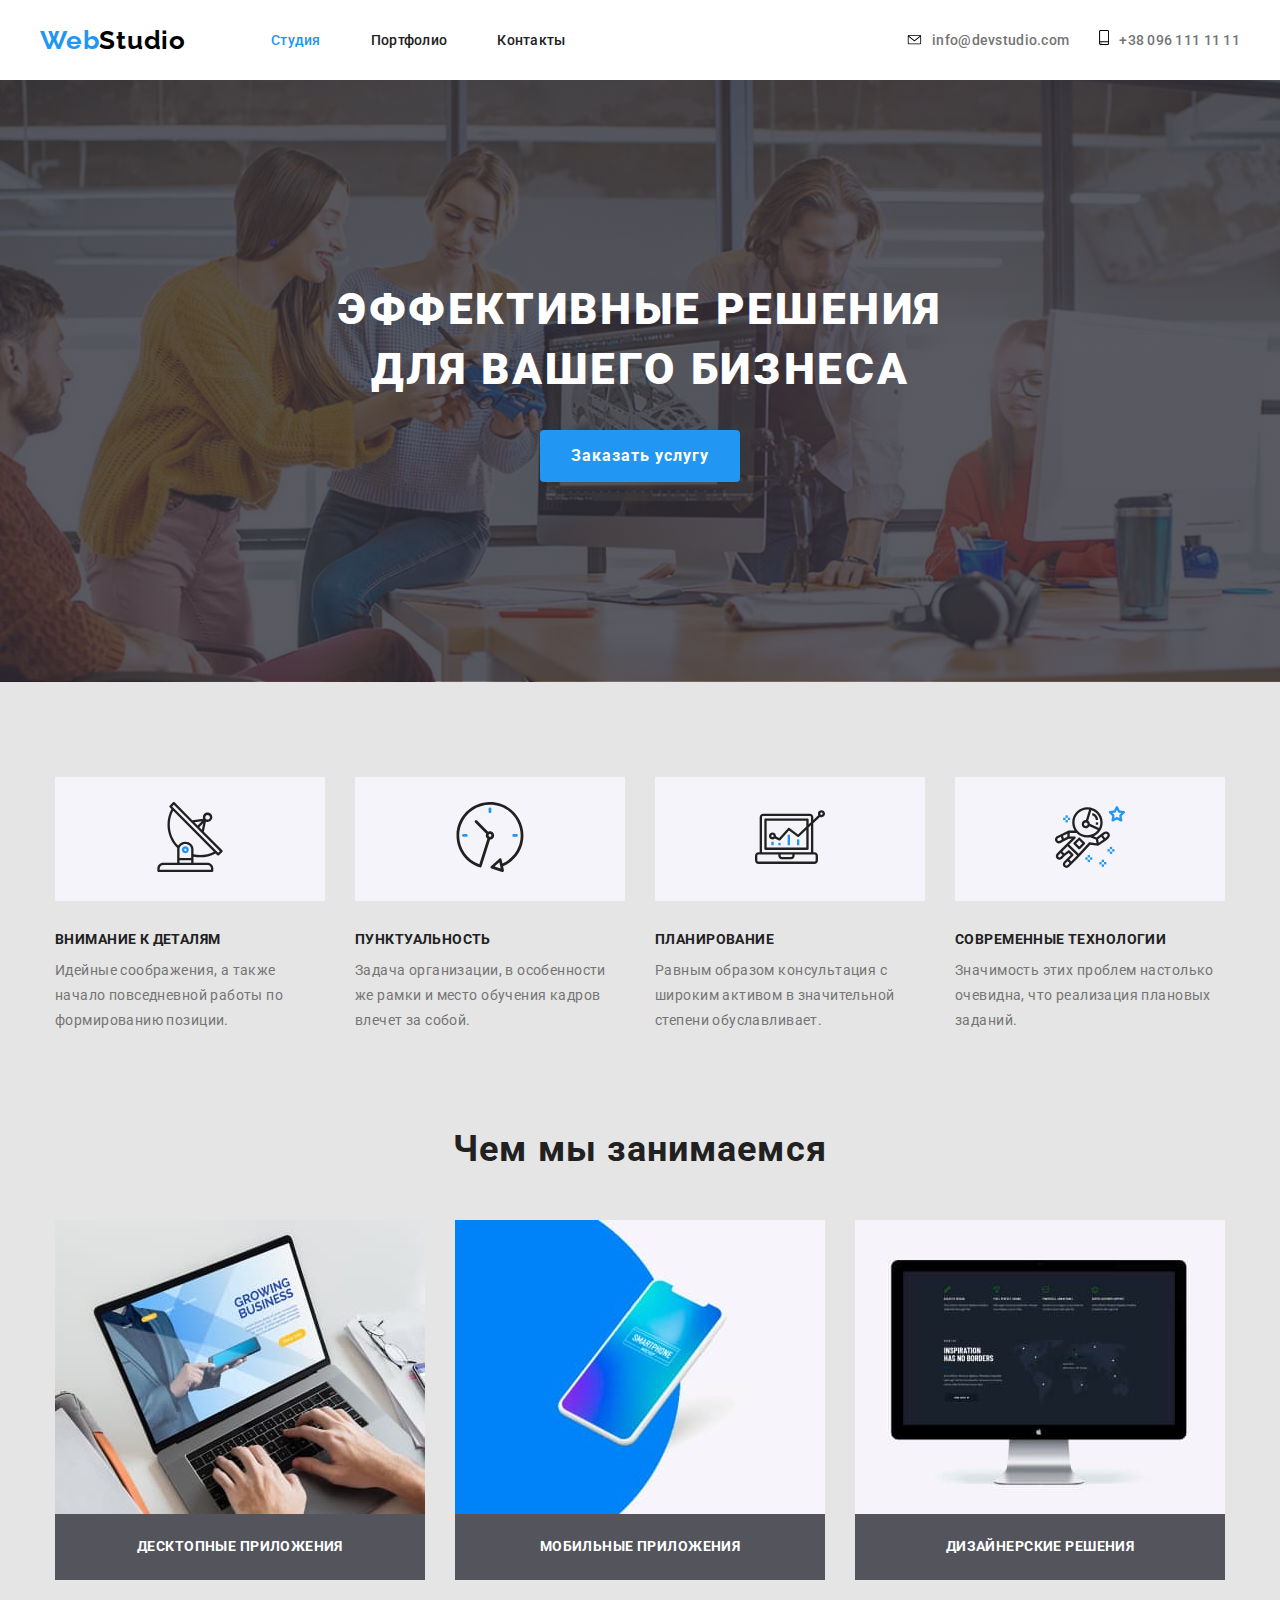
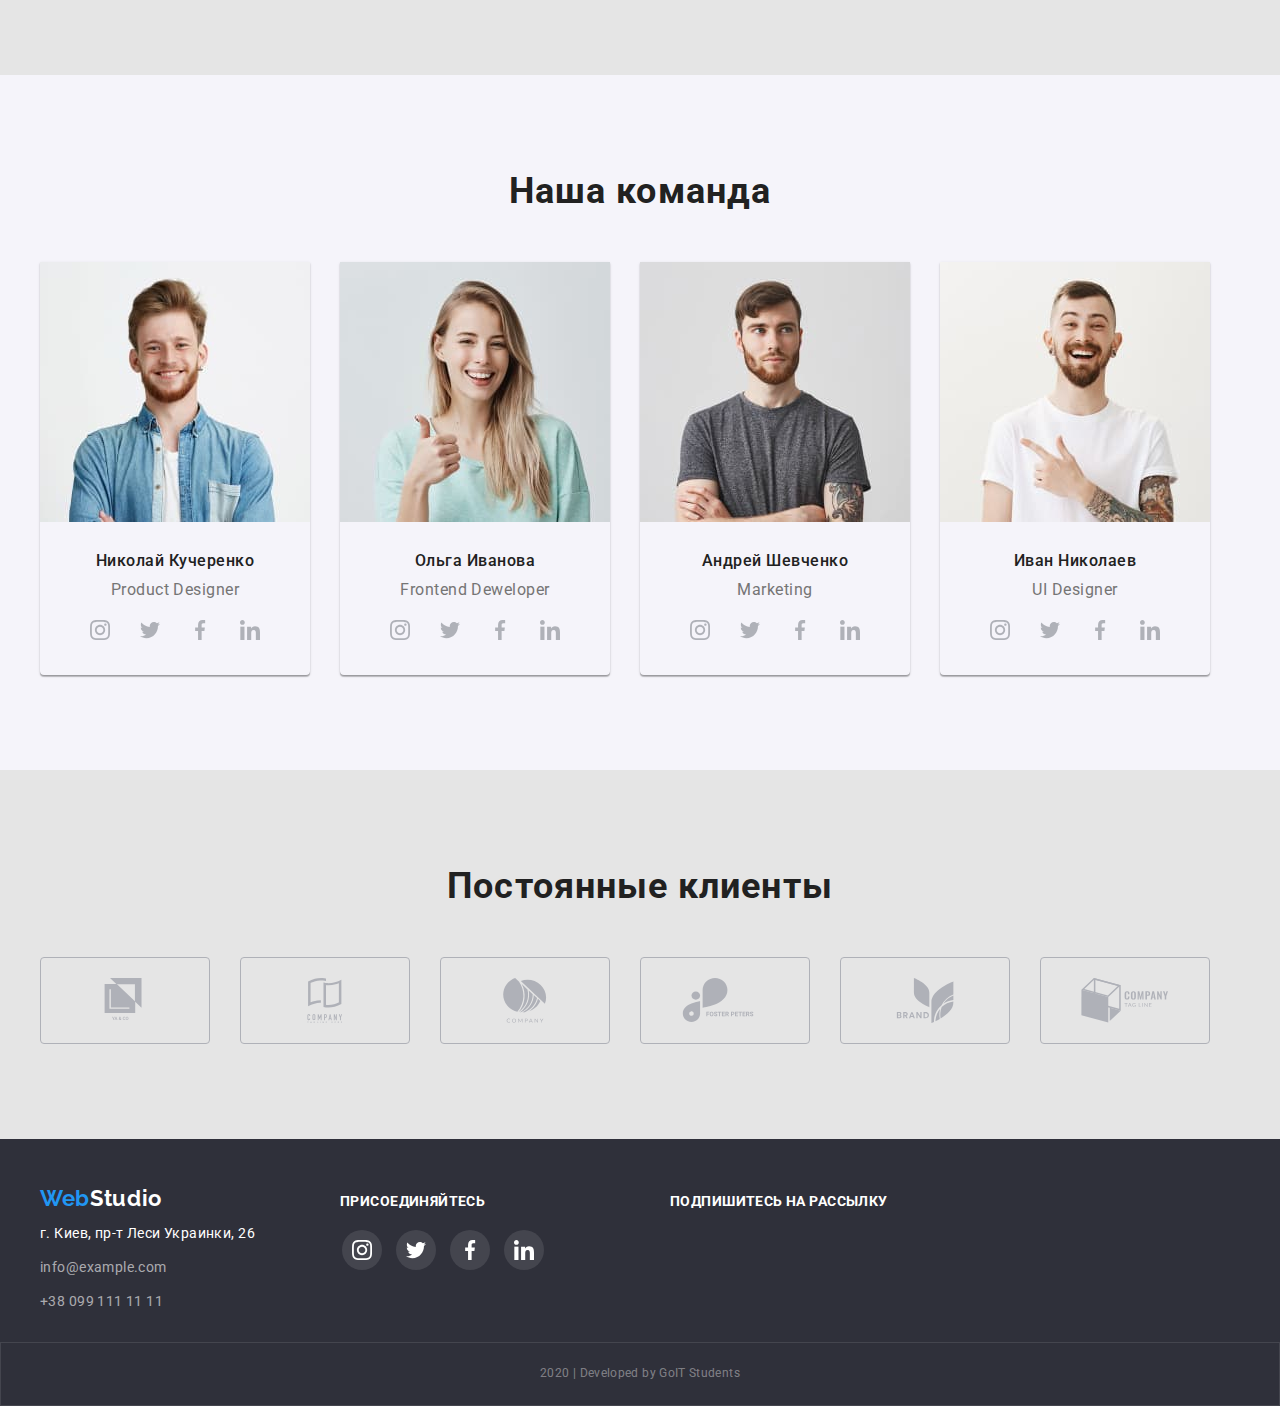
<file: index.html>
<!DOCTYPE html>
<html lang="ru">
  <head>
    <meta charset="UTF-8" />
    <meta name="viewport" content="width=device-width, initial-scale=1.0" />
    <title>Document</title>
    <link
      rel="stylesheet"
      href="https://cdnjs.cloudflare.com/ajax/libs/modern-normalize/0.6.0/modern-normalize.min.css"
    />
    <link
      href="https://fonts.googleapis.com/css2?family=Raleway:ital,wght@0,700;1,400&family=Roboto:ital,wght@0,400;0,500;0,700;1,900&display=swap"
      rel="stylesheet"
    />
    <link rel="stylesheet" href="./css/style.css" />
  </head>
  <body>
    <header>
      <nav class="container site-navigation">
        <a href="./" class="logo link"
          ><span class="logo-help">Web</span>Studio</a
        >
        <ul class="site-nav list main-list">
          <li>
            <a class="site-nav-link link main" href="./index.html">Студия</a>
          </li>
          <li>
            <a class="site-nav-link link" href="./portfolio.html">Портфолио</a>
          </li>
          <li><a class="site-nav-link link" href="#">Контакты</a></li>
        </ul>
        <address class="header-adress">
          <ul class="site-nav list contacts-list">
            <li>
              <a
                class="site-nav-link link contacts link-1"
                href="mailto:info@devstudio.com"
              >
                <svg class="envelope">
                  <use href="./img/symbol-defs.svg#icon-envelope"></use></svg
                >info@devstudio.com</a
              >
            </li>
            <li>
              <a
                class="site-nav-link link contacts link-2"
                href="tel:+380961111111"
                ><svg class="smartphone">
                  <use href="./img/symbol-defs.svg#icon-smartphone"></use></svg
                >+38 096 111 11 11</a
              >
            </li>
          </ul>
        </address>
      </nav>
    </header>
    <main>
      <section class="galery">
        <h1 class="main-title">Эффективные решения для вашего бизнеса</h1>
        <!--предполагаю, что будет всплывающее окно по нажатию кнопки-->
        <button type="button" class="main-button">Заказать услугу</button>
      </section>
      <section class="features">
        <div class="container">
          <ul class="features-list list">
            <li class="features-item">
              <div class="features-img">
                <svg class="features-img-help">
                  <use href="./img/symbol-defs.svg#icon-antenna-1"></use>
                </svg>
              </div>
              <h3 class="features-title">Внимание к деталям</h3>
              <p class="features-text">
                Идейные соображения, а также начало повседневной работы по
                формированию позиции.
              </p>
            </li>
            <li class="features-item">
              <div class="features-img">
                <svg class="features-img-help">
                  <use href="./img/symbol-defs.svg#icon-clock-1"></use>
                </svg>
              </div>
              <h3 class="features-title">Пунктуальность</h3>
              <p class="features-text">
                Задача организации, в особенности же рамки и место обучения
                кадров влечет за собой.
              </p>
            </li>
            <li class="features-item">
              <div class="features-img">
                <svg class="features-img-help">
                  <use href="./img/symbol-defs.svg#icon-diagram-1"></use>
                </svg>
              </div>
              <h3 class="features-title">Планирование</h3>
              <p class="features-text">
                Равным образом консультация с широким активом в значительной
                степени обуславливает.
              </p>
            </li>
            <li class="features-item">
              <div class="features-img">
                <svg class="features-img-help">
                  <use href="./img/symbol-defs.svg#icon-astronaut-1"></use>
                </svg>
              </div>
              <h3 class="features-title">современные технологии</h3>
              <p class="features-text">
                Значимость этих проблем настолько очевидна, что реализация
                плановых заданий.
              </p>
            </li>
          </ul>
        </div>
      </section>
      <section class="job">
        <div class="container">
          <h2 class="general-heading">Чем мы занимаемся</h2>
          <ul class="list job-list">
            <li>
              <img src="img/Main-img-1.jpg" alt="ноутбук" width="370" />
              <h3 class="job-title">Десктопные приложения</h3>
            </li>
            <li>
              <img
                src="img/Main-img-2.jpg"
                alt="мобильный телефон"
                width="370"
              />
              <h3 class="job-title">Мобильные приложения</h3>
            </li>
            <li>
              <img src="img/Main-img-3.jpg" alt="компьютер" width="370" />
              <h3 class="job-title">Дизайнерские решения</h3>
            </li>
          </ul>
        </div>
      </section>
      <section class="team">
        <div class="container">
          <h2 class="general-heading">Наша команда</h2>
          <ul class="list team-list">
            <li class="team-list-item">
              <img src="img//Main-img-4.jpg" alt="Николай" width="270" />
              <h3 class="team-title signature">Николай Кучеренко</h3>
              <p class="team-text signature">Product Designer</p>
              <ul class="list icon-list">
                <li>
                  <a class="team-icon link" href="#"
                    ><svg class="our-icon">
                      <use href="./img/symbol-defs.svg#icon-instagram-2"></use>
                    </svg>
                  </a>
                </li>
                <li>
                  <a class="team-icon link" href="#"
                    ><svg class="our-icon">
                      <use href="./img/symbol-defs.svg#icon-twitter-1"></use>
                    </svg>
                  </a>
                </li>
                <li>
                  <a class="team-icon link" href="#"
                    ><svg class="our-icon">
                      <use href="./img/symbol-defs.svg#icon-facebook-1"></use>
                    </svg>
                  </a>
                </li>
                <li>
                  <a class="team-icon link" href="#"
                    ><svg class="our-icon">
                      <use href="./img/symbol-defs.svg#icon-linkedin-1"></use>
                    </svg>
                  </a>
                </li>
              </ul>
            </li>
            <li>
              <img src="img/Main-img-5.jpg" alt="Ольга" width="270" />
              <h3 class="team-title signature">Ольга Иванова</h3>
              <p class="team-text signature">Frontend Deweloper</p>
              <ul class="list icon-list">
                <li>
                  <a class="team-icon link" href="#"
                    ><svg class="our-icon">
                      <use href="./img/symbol-defs.svg#icon-instagram-2"></use>
                    </svg>
                  </a>
                </li>
                <li>
                  <a class="team-icon link" href="#"
                    ><svg class="our-icon">
                      <use href="./img/symbol-defs.svg#icon-twitter-1"></use>
                    </svg>
                  </a>
                </li>
                <li>
                  <a class="team-icon link" href="#"
                    ><svg class="our-icon">
                      <use href="./img/symbol-defs.svg#icon-facebook-1"></use>
                    </svg>
                  </a>
                </li>
                <li>
                  <a class="team-icon link" href="#"
                    ><svg class="our-icon">
                      <use href="./img/symbol-defs.svg#icon-linkedin-1"></use>
                    </svg>
                  </a>
                </li>
              </ul>
            </li>
            <li>
              <img src="img//Main-img-6.jpg" alt="Андрей" width="270" />
              <h3 class="team-title signature">Андрей Шевченко</h3>
              <p class="team-text signature">Marketing</p>
              <ul class="list icon-list">
                <li>
                  <a class="team-icon link" href="#"
                    ><svg class="our-icon">
                      <use href="./img/symbol-defs.svg#icon-instagram-2"></use>
                    </svg>
                  </a>
                </li>
                <li>
                  <a class="team-icon link" href="#"
                    ><svg class="our-icon">
                      <use href="./img/symbol-defs.svg#icon-twitter-1"></use>
                    </svg>
                  </a>
                </li>
                <li>
                  <a class="team-icon link" href="#"
                    ><svg class="our-icon">
                      <use href="./img/symbol-defs.svg#icon-facebook-1"></use>
                    </svg>
                  </a>
                </li>
                <li>
                  <a class="team-icon link" href="#"
                    ><svg class="our-icon">
                      <use href="./img/symbol-defs.svg#icon-linkedin-1"></use>
                    </svg>
                  </a>
                </li>
              </ul>
            </li>
            <li>
              <img src="img//Main-img-7.jpg" alt="Иван" width="270" />
              <h3 class="team-title signature">Иван Николаев</h3>
              <p class="team-text signature">UI Designer</p>
              <ul class="list icon-list">
                <li>
                  <a class="team-icon link" href="#"
                    ><svg class="our-icon">
                      <use href="./img/symbol-defs.svg#icon-instagram-2"></use>
                    </svg>
                  </a>
                </li>
                <li>
                  <a class="team-icon link" href="#"
                    ><svg class="our-icon">
                      <use href="./img/symbol-defs.svg#icon-twitter-1"></use>
                    </svg>
                  </a>
                </li>
                <li>
                  <a class="team-icon link" href="#"
                    ><svg class="our-icon">
                      <use href="./img/symbol-defs.svg#icon-facebook-1"></use>
                    </svg>
                  </a>
                </li>
                <li>
                  <a class="team-icon link" href="#"
                    ><svg class="our-icon">
                      <use href="./img/symbol-defs.svg#icon-linkedin-1"></use>
                    </svg>
                  </a>
                </li>
              </ul>
            </li>
          </ul>
        </div>
      </section>
      <section class="brends">
        <div class="container">
          <h2 class="general-heading">Постоянные клиенты</h2>
          <ul class="brends-list list">
            <li>
              <a href="#"
                ><svg class="brends-icon">
                  <use href="./img/symbol-defs.svg#icon-logo-1"></use></svg
              ></a>
            </li>
            <li>
              <a href="#"
                ><svg class="brends-icon">
                  <use href="./img/symbol-defs.svg#icon-logo-2"></use></svg
              ></a>
            </li>
            <li>
              <a href="#"
                ><svg class="brends-icon">
                  <use href="./img/symbol-defs.svg#icon-logo-3"></use></svg
              ></a>
            </li>
            <li>
              <a href="#"
                ><svg class="brends-icon">
                  <use href="./img/symbol-defs.svg#icon-logo-4"></use></svg
              ></a>
            </li>
            <li>
              <a href="#"
                ><svg class="brends-icon">
                  <use href="./img/symbol-defs.svg#icon-logo-5"></use></svg
              ></a>
            </li>
            <li>
              <a href="#"
                ><svg class="brends-icon">
                  <use href="./img/symbol-defs.svg#icon-logo-6"></use></svg
              ></a>
            </li>
          </ul>
        </div>
      </section>
    </main>
    <footer class="main-footer">
      <div class="container">
        <div class="wrapper help-container">
          <a class="secondary-logo link" href="./"
            ><span class="secondary-logo-help">Web</span>Studio</a
          >
          <address>
            <p class="main-footer-text">г. Киев, пр-т Леси Украинки, 26</p>
            <ul class="main-footer-list list">
              <li>
                <a class="main-footer-link link" href="mailto:info@example.com"
                  >info@example.com</a
                >
              </li>
              <li>
                <a class="main-footer-link link" href="tel:+380991111111"
                  >+38 099 111 11 11</a
                >
              </li>
            </ul>
          </address>
        </div>
        <div class="wrapper help-icon">
          <b class="text-title">Присоединяйтесь</b>
          <ul class="list footer-icon-list">
            <li>
              <a class="main-footer-link link footer-icon" href="#"
                ><svg class="footer-icons">
                  <use href="./img/symbol-defs.svg#icon-instagram-2"></use></svg
              ></a>
            </li>
            <li>
              <a class="main-footer-link link footer-icon" href="#"
                ><svg class="footer-icons">
                  <use href="./img/symbol-defs.svg#icon-twitter-1"></use></svg
              ></a>
            </li>
            <li>
              <a class="main-footer-link link footer-icon" href="#"
                ><svg class="footer-icons">
                  <use href="./img/symbol-defs.svg#icon-facebook-1"></use></svg
              ></a>
            </li>
            <li>
              <a class="main-footer-link link footer-icon" href="#"
                ><svg class="footer-icons">
                  <use href="./img/symbol-defs.svg#icon-linkedin-1"></use></svg
              ></a>
            </li>
          </ul>
        </div>
        <div class="wrapper help-form">
          <b class="text-title">Подпишитесь на рассылку</b>
          <!--form-->
        </div>
      </div>
      <p class="main-footer-under">2020 | Developed by GoIT Students</p>
    </footer>
  </body>
</html>
</file>
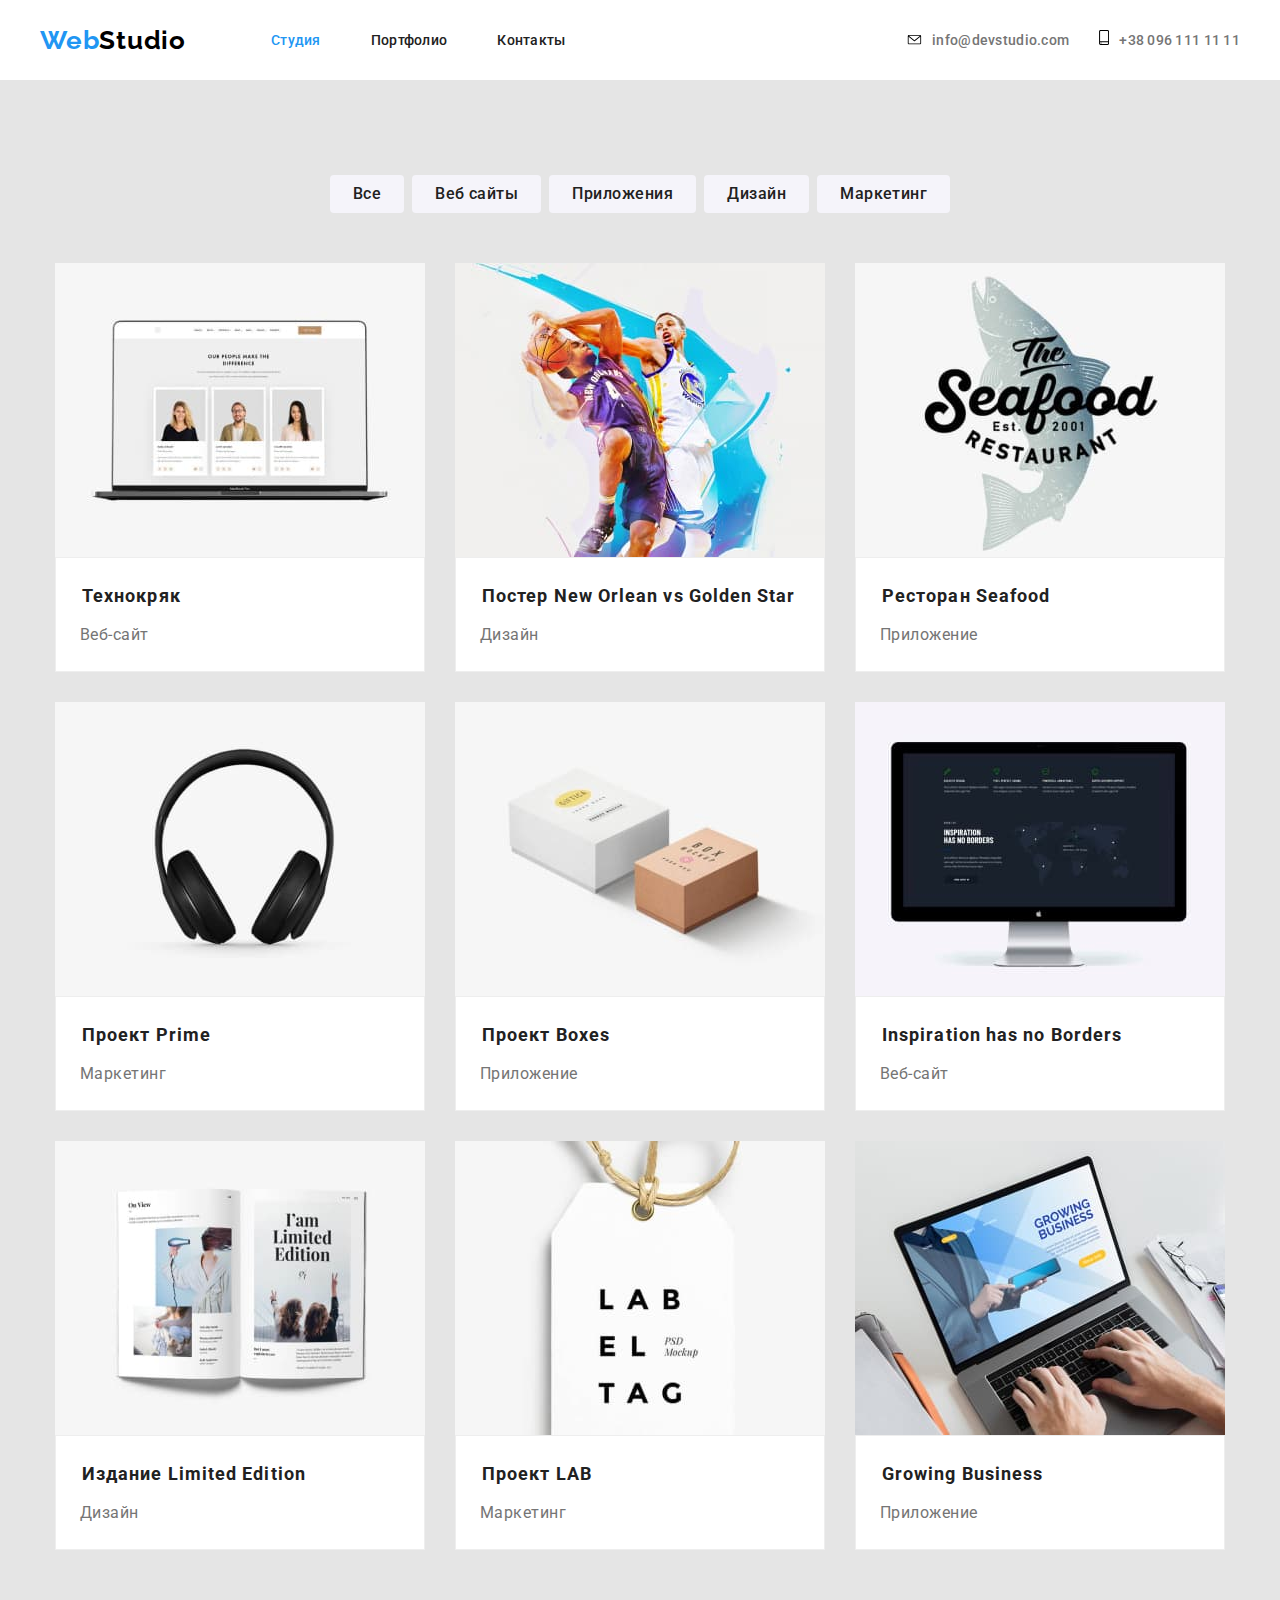
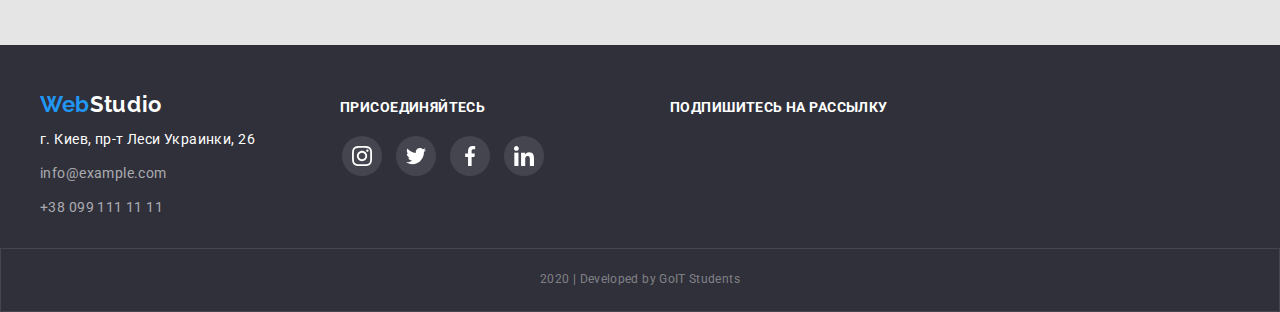
<file: portfolio.html>
<!DOCTYPE html>
<html lang="ru">
  <head>
    <meta charset="UTF-8" />
    <meta name="viewport" content="width=device-width, initial-scale=1.0" />
    <title>Document</title>
    <link
      rel="stylesheet"
      href="https://cdnjs.cloudflare.com/ajax/libs/modern-normalize/0.6.0/modern-normalize.min.css"
    />
    <link
      href="https://fonts.googleapis.com/css2?family=Raleway:ital,wght@0,700;1,400&family=Roboto:ital,wght@0,400;0,500;0,700;1,900&display=swap"
      rel="stylesheet"
    />
    <link rel="stylesheet" href="./css/style.css" />
  </head>
  <body>
    <header>
      <nav class="container site-navigation">
        <a href="./" class="logo link"
          ><span class="logo-help">Web</span>Studio</a
        >
        <ul class="site-nav list main-list">
          <li>
            <a class="site-nav-link link main" href="./index.html">Студия</a>
          </li>
          <li>
            <a class="site-nav-link link" href="./portfolio.html">Портфолио</a>
          </li>
          <li><a class="site-nav-link link" href="#">Контакты</a></li>
        </ul>
        <address class="header-adress">
          <ul class="site-nav list contacts-list">
            <li>
              <a
                class="site-nav-link link contacts link-1"
                href="mailto:info@devstudio.com"
              >
                <svg class="envelope">
                  <use href="./img/symbol-defs.svg#icon-envelope"></use></svg
                >info@devstudio.com</a
              >
            </li>
            <li>
              <a
                class="site-nav-link link contacts link-2"
                href="tel:+380961111111"
                ><svg class="smartphone">
                  <use href="./img/symbol-defs.svg#icon-smartphone"></use></svg
                >+38 096 111 11 11</a
              >
            </li>
          </ul>
        </address>
      </nav>
    </header>
    <main>
      <section class="card-filter container">
        <!--скрытый заголовок-->
        <h1 class="hidden">Что мы умеем</h1>
        <ul class="filter filter-list list">
          <li><button class="filter-button" type="button">Все</button></li>
          <li>
            <button class="filter-button" type="button">Веб сайты</button>
          </li>
          <li>
            <button class="filter-button" type="button">Приложения</button>
          </li>
          <li><button class="filter-button" type="button">Дизайн</button></li>
          <li>
            <button class="filter-button" type="button">Маркетинг</button>
          </li>
        </ul>
        <ul class="card-list list">
          <li>
            <img
              src="./img/portfolio-img/img-(8).jpg"
              alt="фото наших сотрудников"
              width="370"
            />
            <a href="#" class="border">
              <h2 class="portfolio-title">Технокряк</h2>
              <p class="portfolio-text">Веб-сайт</p>
              <p class="portfolio-description">
                Технокряк это современная площадка распространения коронавируса.
                Компании используют эту платформу для цифрового шпионажа и атак
                на защищённые сервера конкурентов.
              </p>
            </a>
          </li>
          <li>
            <img
              src="./img/portfolio-img/img.jpg"
              alt="два баскетболиста с мячем"
              width="370"
            />
            <a href="#" class="border">
              <h2 class="portfolio-title">Постер New Orlean vs Golden Star</h2>
              <p class="portfolio-text">Дизайн</p>
              <p class="portfolio-description">
                Lorem ipsum...
              </p>
            </a>
          </li>
          <li>
            <img
              src="./img/portfolio-img/img-(1).jpg"
              alt="логотип ресторана"
              width="370"
            />
            <a href="#" class="border">
              <h2 class="portfolio-title">Ресторан Seafood</h2>
              <p class="portfolio-text">Приложение</p>
              <p class="portfolio-description">
                Lorem ipsum...
              </p>
            </a>
          </li>
          <li>
            <img
              src="./img/portfolio-img/img-(2).jpg"
              alt="наушники"
              width="370"
            />
            <a href="#" class="border">
              <h2 class="portfolio-title">Проект Prime</h2>
              <p class="portfolio-text">Маркетинг</p>
              <p class="portfolio-description">
                Lorem ipsum...
              </p>
            </a>
          </li>
          <li>
            <img
              src="./img/portfolio-img/img-(3).jpg"
              alt="две коробки"
              width="370"
            />
            <a href="#" class="border">
              <h2 class="portfolio-title">Проект Boxes</h2>
              <p class="portfolio-text">Приложение</p>
              <p class="portfolio-description">
                Lorem ipsum...
              </p>
            </a>
          </li>
          <li>
            <img
              src="./img/portfolio-img/img-(4).jpg"
              alt="монитор компьютера"
              width="370"
            />
            <a href="#" class="border">
              <h2 class="portfolio-title">Inspiration has no Borders</h2>
              <p class="portfolio-text">Веб-сайт</p>
              <p class="portfolio-description">
                Lorem ipsum...
              </p>
            </a>
          </li>
          <li>
            <img
              src="./img/portfolio-img/img-(5).jpg"
              alt="открытая книга"
              width="370"
            />
            <a href="#" class="border">
              <h2 class="portfolio-title">Издание Limited Edition</h2>
              <p class="portfolio-text">Дизайн</p>
              <p class="portfolio-description">
                Lorem ipsum...
              </p>
            </a>
          </li>
          <li>
            <img
              src="./img/portfolio-img/img-(6).jpg"
              alt="бирка"
              width="370"
            />
            <a href="#" class="border">
              <h2 class="portfolio-title">Проект LAB</h2>
              <p class="portfolio-text">Маркетинг</p>
              <p class="portfolio-description">
                Lorem ipsum...
              </p>
            </a>
          </li>
          <li>
            <img
              src="./img/portfolio-img/img-(7).jpg"
              alt="ноутбук в работе"
              width="370"
            />
            <a href="#" class="border">
              <h2 class="portfolio-title">Growing Business</h2>
              <p class="portfolio-text">Приложение</p>
              <p class="portfolio-description">
                Lorem ipsum...
              </p>
            </a>
          </li>
        </ul>
      </section>
    </main>
    <footer class="main-footer">
      <div class="container">
        <div class="wrapper help-container">
          <a class="secondary-logo link" href="./"
            ><span class="secondary-logo-help">Web</span>Studio</a
          >
          <address>
            <p class="main-footer-text">г. Киев, пр-т Леси Украинки, 26</p>
            <ul class="main-footer-list list">
              <li>
                <a class="main-footer-link link" href="mailto:info@example.com"
                  >info@example.com</a
                >
              </li>
              <li>
                <a class="main-footer-link link" href="tel:+380991111111"
                  >+38 099 111 11 11</a
                >
              </li>
            </ul>
          </address>
        </div>
        <div class="wrapper help-icon">
          <b class="text-title">Присоединяйтесь</b>
          <ul class="list footer-icon-list">
            <li>
              <a class="main-footer-link link footer-icon" href="#"
                ><svg class="footer-icons">
                  <use href="./img/symbol-defs.svg#icon-instagram-2"></use></svg
              ></a>
            </li>
            <li>
              <a class="main-footer-link link footer-icon" href="#"
                ><svg class="footer-icons">
                  <use href="./img/symbol-defs.svg#icon-twitter-1"></use></svg
              ></a>
            </li>
            <li>
              <a class="main-footer-link link footer-icon" href="#"
                ><svg class="footer-icons">
                  <use href="./img/symbol-defs.svg#icon-facebook-1"></use></svg
              ></a>
            </li>
            <li>
              <a class="main-footer-link link footer-icon" href="#"
                ><svg class="footer-icons">
                  <use href="./img/symbol-defs.svg#icon-linkedin-1"></use></svg
              ></a>
            </li>
          </ul>
        </div>
        <div class="wrapper help-form">
          <b class="text-title">Подпишитесь на рассылку</b>
          <!--form-->
        </div>
      </div>
      <p class="main-footer-under">2020 | Developed by GoIT Students</p>
    </footer>
  </body>
</html>
</file>
<file: css/style.css>
:root {
  --akcent-color: #2196f3;
  --help-color: #ffffff;
  --text-color: #757575;
}

body {
  margin: 0;
  font-family: 'Roboto', sans-serif;
  font-style: normal;
  background-color: #e5e5e5;
  color: #212121;
}
img {
  display: block;
  box-sizing: border-box;
}
.container {
  width: 1230px;
  padding-left: 15px;
  padding-right: 15px;
  margin-left: auto;
  margin-right: auto;
}

.list {
  list-style: none;
  margin: 0;
  padding: 0;
}
.link {
  text-decoration: none;
  color: inherit;
  font-style: normal;
}
/*общие заголовки Ш-2*/
.general-heading {
  display: flex;
  justify-content: center;
  padding: o;
  font-size: 36px;
  line-height: 1.17;
  letter-spacing: 0.03em;
  margin: 0 auto;
}
/*логотип*/
.logo {
  color: #000000;
  font-family: 'Raleway', sans-serif;
  font-weight: bold;
  font-size: 26px;
  line-height: 80px;
  letter-spacing: 0.03em;
  margin-right: 85px;
}
.logo-help {
  color: var(--akcent-color);
}
/*навигация*/
.site-nav-link {
  font-weight: 500;
  font-size: 14px;
  line-height: 1.14;
  letter-spacing: 0.02em;
}

.site-nav li:hover a,
.site-nav a:focus,
.site-nav a:active {
  color: var(--akcent-color);
}
.main {
  color: var(--akcent-color);
}
.contacts {
  color: var(--text-color);
}
.site-nav,
.site-navigation {
  display: flex;
}
header {
  background-color: #ffffff;
}
.main-list li:not(:last-child) {
  margin-right: 50px;
}

.site-navigation li .link {
  line-height: 80px;
}
.contacts-list li:not(:last-child) {
  margin-right: 30px;
}
.header-adress {
  margin-left: auto;
}
/*эффективные решения*/
.main-title {
  margin: 0;
  padding: 0;
  font-weight: 900;
  font-size: 44px;
  line-height: 1.36;
  letter-spacing: 0.06em;
  text-transform: uppercase;
  color: var(--help-color);
  width: 700px;
  margin-right: auto;
  margin-left: auto;
  text-align: center;
}
.main-button {
  display: block;
  background-color: var(--akcent-color);
  color: var(--help-color);
  font-family: 'Roboto';
  font-style: normal;
  font-weight: bold;
  font-size: 16px;
  line-height: 1.87;
  text-align: center;
  letter-spacing: 0.06em;
  margin-left: auto;
  margin-right: auto;
  padding: 10px 30px;
  margin-top: 30px;
  border: 1px solid transparent;
  border-radius: 4px;
  cursor: pointer;
}
.galery {
  background-image: linear-gradient(
      rgba(47, 48, 58, 0.8),
      rgba(47, 48, 58, 0.8)
    ),
    url('../img/Header.jpg');
  background-position: center;
  background-size: cover;
  padding-top: 200px;
  padding-bottom: 200px;
}
/* Особенности после главной картинки*/
.features {
  padding-top: 95px;
  padding-bottom: 95px;
}
.features-item {
  width: 270px;
}
.features-item:not(:last-child) {
  margin-right: 30px;
}
.features-list {
  display: flex;
  justify-content: center;
}
.features-item {
  font-size: 14px;
  line-height: 1.14;
  letter-spacing: 0.03em;
  text-transform: uppercase;
}
.features-text {
  margin: 0;
  text-transform: none;
  color: var(--text-color);
  font-style: 14px;
  line-height: 25px;
}
.features-img-help {
  height: 70px;
  width: 70px;
}
.features-img {
  width: 270px;
  background-color: #f5f4fa;
  text-align: center;
  padding: 25px 0;
}
.features-title {
  margin: 0;
  font-size: 14px;
  line-height: 1.23;
  letter-spacing: 0.03em;
  text-transform: uppercase;
  margin-top: 30px;
  margin-bottom: 10px;
}
/*чем мы занимаемся*/
.job {
  padding-bottom: 95px;
}
.job-list {
  display: flex;
  justify-content: center;
  margin-top: 50px;
}
.job-list li:not(:last-child) {
  margin-right: 30px;
}
.job-list li {
  width: 370px;
}
.job-list img {
  display: block;
}
.job-title {
  font-weight: bold;
  font-size: 14px;
  line-height: 1.14;
  letter-spacing: 0.03em;
  text-transform: uppercase;
  color: var(--help-color);
  text-align: center;
  padding-bottom: 25px;
  padding-top: 25px;
  background-color: rgba(47, 48, 58, 0.8);
  margin: 0;
}
/*наша команда*/
.signature {
  margin: 0;
  margin-left: auto;
  margin-right: auto;
  font-size: 16px;
  line-height: 1.18;
  letter-spacing: 0.03em;
  text-align: center;
}
.team {
  padding-top: 95px;
  padding-bottom: 95px;
  background-color: #f5f4fa;
}
.team-list {
  display: flex;
  margin-top: 50px;
}
.team-list > li:not(:last-child) {
  margin-right: 30px;
}
.team-list > li {
  box-shadow: 0px 2px 1px rgba(0, 0, 0, 0.2), 0px 1px 1px rgba(0, 0, 0, 0.14),
    0px 1px 3px rgba(0, 0, 0, 0.12);
  border-radius: 0px 0px 4px 4px;
  width: 270px;
}
.team-title {
  font-weight: 500;
  margin-top: 30px;
  margin-bottom: 10px;
}
.icon-list {
  width: 270px;
  display: flex;
  justify-content: center;
  padding-right: 30px;
  padding-left: 30px;
  text-align: center;
}

.icon-list li:not(:last-child) {
  margin-right: 10px;
}
.team-list-item {
  padding-bottom: 25px;
}
.team-text {
  color: var(--text-color);
  margin-bottom: 10px;
}
.team-icon {
  display: inline-flex;
  justify-content: center;
  align-items: center;
  line-height: 44px;
  padding-bottom: 10px;
  padding-top: 10px;
}

.team-list li img {
  display: block;
}
.team-icon:hover,
.team-icon:focus {
  color: var(--help-color);
  background-color: var(--akcent-color);
}
/*постоянные клиенты*?????????????????????????????????????????????????*/
.brends {
  padding-top: 95px;
  padding-bottom: 95px;
}

.brends-list {
  margin-top: 50px;
  display: flex;
}
.brends-list a {
  width: 170px;
  border: 1px solid #afb1b8;
  border-radius: 4px;
}
.brends-list li a {
  display: flex;
  justify-content: center;
  align-items: center;
  padding-top: 20px;
  padding-bottom: 20px;
}
.brends-list li:not(:last-child) {
  margin-right: 30px;
}
/*подвал*/
.main-footer {
  color: var(--help-color);
  background-color: #2f303a;
  padding-top: 45px;
}
.main-footer .container {
  display: flex;
  align-items: baseline;
}

.secondary-logo {
  display: block;
  font-family: 'Raleway', sans-serif;
  font-weight: bold;
  font-size: 22px;
  line-height: 1.18;
  letter-spacing: 0.03em;
  margin-bottom: 10px;
}
.secondary-logo-help {
  color: var(--akcent-color);
}
.main-footer-text {
  margin: 0;
  font-style: normal;
  font-size: 14px;
  line-height: 1.71;
  letter-spacing: 0.03em;
  margin-bottom: 10px;
}
.main-footer-link {
  font-size: 14px;
  line-height: 1.71;
  letter-spacing: 0.03em;
  color: rgba(255, 255, 255, 0.6);
  text-align: center;
}
.footer-icon:hover,
.footer-icon:focus {
  background-color: var(--akcent-color);
  color: var(--help-color);
  outline: transparent;
}
address .main-footer-list li {
  display: block;
}
address .main-footer-list li:not(:last-child) {
  margin-bottom: 10px;
}
.text-title {
  display: block;
  font-size: 14px;
  line-height: 1.14;
  letter-spacing: 0.03em;
  text-transform: uppercase;
  padding-bottom: 20px;
}
.main-footer-under {
  display: block;
  font-size: 12px;
  line-height: 2;
  text-align: center;
  letter-spacing: 0.03em;
  color: rgba(255, 255, 255, 0.4);
  margin: 0;
  padding-top: 18px;
  padding-bottom: 20px;
  border: 1px solid rgba(255, 255, 255, 0.1);
}
.help-icon ul {
  display: flex;
  justify-content: space-between;
}
.help-icon ul li:not(:last-child) {
  margin-right: 10px;
}
.help-icon ul li {
  width: 44px;
  line-height: 44px;
}
.wrapper {
  padding-top: 10px;
}
.help-container {
  padding-top: 0px;
  width: 230px;
  margin-right: 70px;
  padding-bottom: 28px;
}
.help-icon {
  width: 206px;
}
.help-form {
  width: 570px;
  margin-left: auto;
}
/*portfolio*/
.filter-button {
  background: #f5f4fa;
  font-family: 'Roboto';
  font-style: normal;
  font-weight: 500;
  font-size: 16px;
  line-height: 1.62;
  text-align: center;
  letter-spacing: 0.03em;
  color: #212121;
}
.filter-button:hover,
.filter-button:focus {
  background-color: var(--akcent-color);
  color: var(--help-color);
}
.portfolio-title {
  margin: 0;
  display: block;
  font-size: 18px;
  line-height: 2;
  letter-spacing: 0.06em;
  margin-bottom: 5px;
  padding-left: 26px;
}
.portfolio-text {
  box-sizing: border-box;
  margin: 0;
  font-size: 16px;
  line-height: 2;
  letter-spacing: 0.03em;
  color: var(--text-color);
  padding-left: 24px;
}
.portfolio-description {
  display: none;
  margin: 0;
  font-size: 18px;
  line-height: 1.55;
  letter-spacing: 0.03em;
  color: var(--help-color);
  padding-left: 24px;
  background-color: var(--akcent-color);
}
.card-filter {
  padding-top: 95px;
  padding-bottom: 95px;
}
.hidden {
  display: none;
}
.filter-list {
  display: flex;
  justify-content: center;
  padding-bottom: 15px;
}

.filter-list li:not(:last-child) {
  margin-right: 8px;
}

.filter-button {
  padding: 0 22px;
  border: 1px solid transparent;
  border-radius: 4px;
  line-height: 36px;
}
.filter {
  margin-bottom: 35px;
}
.card-list {
  display: flex;
  flex-wrap: wrap;
  justify-content: center;
}
.card-list li {
  box-sizing: border-box;
  width: 370px;
  margin-right: 30px;
  margin-bottom: 30px;
  background: #ffffff;
}
.card-list li:nth-child(3n) {
  margin-right: 0;
}
.card-list li:nth-last-child(-n + 3) {
  margin-bottom: 0;
}

.border {
  display: block;
  cursor: pointer;
  padding-bottom: 20px;
  padding-top: 20px;
  background: #ffffff;
  border: 1px solid #eeeeee;
  box-sizing: border-box;
  outline: transparent;
  text-decoration: none;
  list-style: none;
}
.border h2 {
  color: #212121;
}
.card-list li:hover .border,
.card-list a:focus {
  box-shadow: 1px 4px 6px rgba(0, 0, 0, 0.16), 0px 4px 4px rgba(0, 0, 0, 0.06),
    0px 1px 1px rgba(0, 0, 0, 0.12);
}

.our-icon {
  fill: #afb1b8;
  width: 20px;
  height: 20px;
}
.icon-list a:hover,
.icon-list a:focus {
  background-color: var(--akcent-color);
  border-radius: 50%;
  outline: transparent;
}
.icon-list a:hover svg,
.icon-list a:focus svg {
  fill: white;
}

.icon-list a {
  padding: 10px;
}
.brends-icon {
  height: 45px;
  fill: #afb1b8;
}
.brends-list a:hover svg {
  fill: var(--akcent-color);
}
.brends-list a:hover,
.brends-list a:focus {
  border-color: var(--akcent-color);
  outline: transparent;
}
.brends-list a:focus svg {
  fill: var(--akcent-color);
}
.footer-icons {
  fill: white;
  width: 20px;
  height: 20px;
}
.footer-icon-list li {
  display: flex;
  justify-content: center;
  align-items: center;
}
.footer-icon-list li a:hover,
.footer-icon-list li a:focus {
  background-color: var(--akcent-color);
  outline: transparent;
}
.footer-icon {
  display: flex;
  align-items: center;
  padding: 10px;
  border-radius: 50%;
  background-color: rgba(255, 255, 255, 0.1);
}
.contacts-list li {
  display: inline-flex;
  align-items: baseline;
}
.envelope {
  width: 15px;
  height: 10px;
  margin-right: 10px;
}
.smartphone {
  width: 10px;
  height: 15px;
  margin-right: 10px;
}
.contacts-list li:hover svg {
  fill: var(--akcent-color);
}
.contacts-list a:focus svg {
  fill: var(--akcent-color);
}

/*основной текст color: #212121; */
/* цвет текста color: #757575; */
/* цвет лого color: #000000;*/
/*цвет вспомогательный color: #FFFFFF;*/
/* akcent background: #2196F3; */
/*цвет девелопер color: rgba(255, 255, 255, 0.4); */
/* fon background: #E5E5E5;*/
/* fon-help background: #F5F4FA; */
</file>
